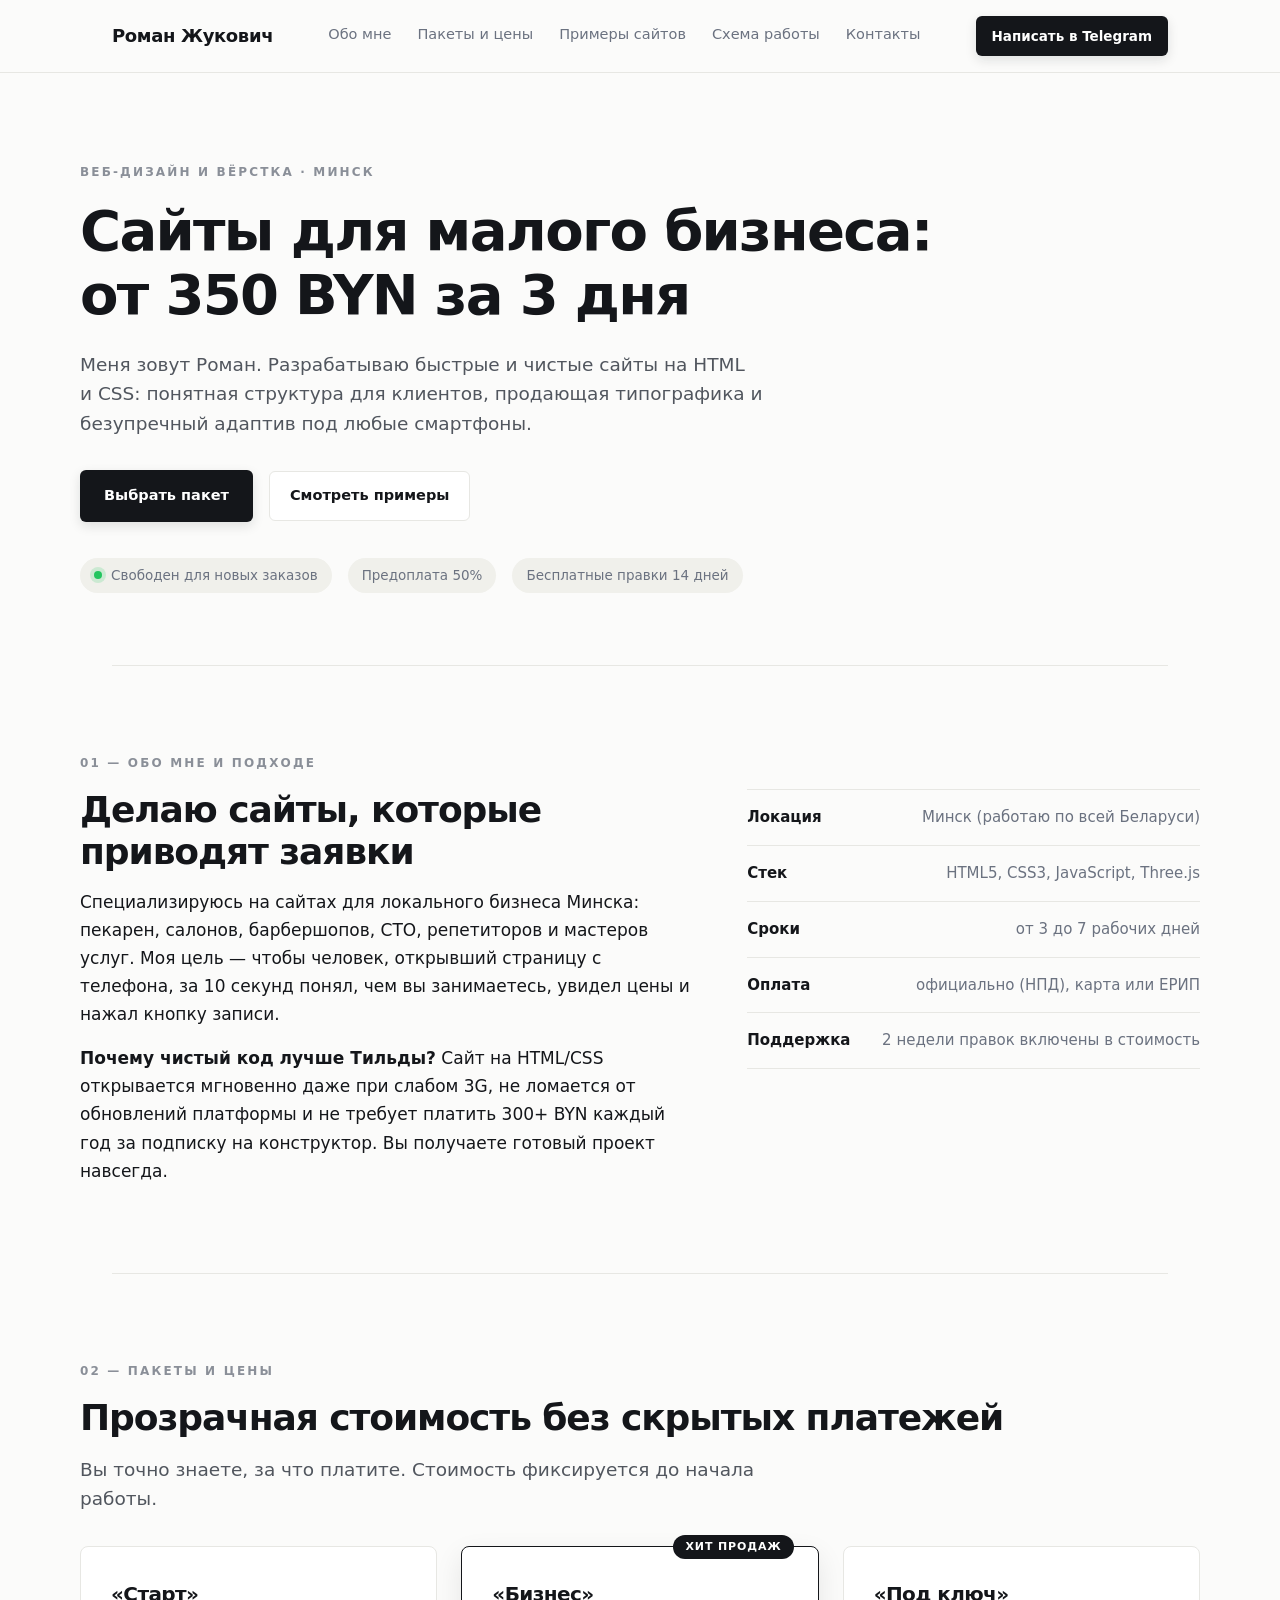
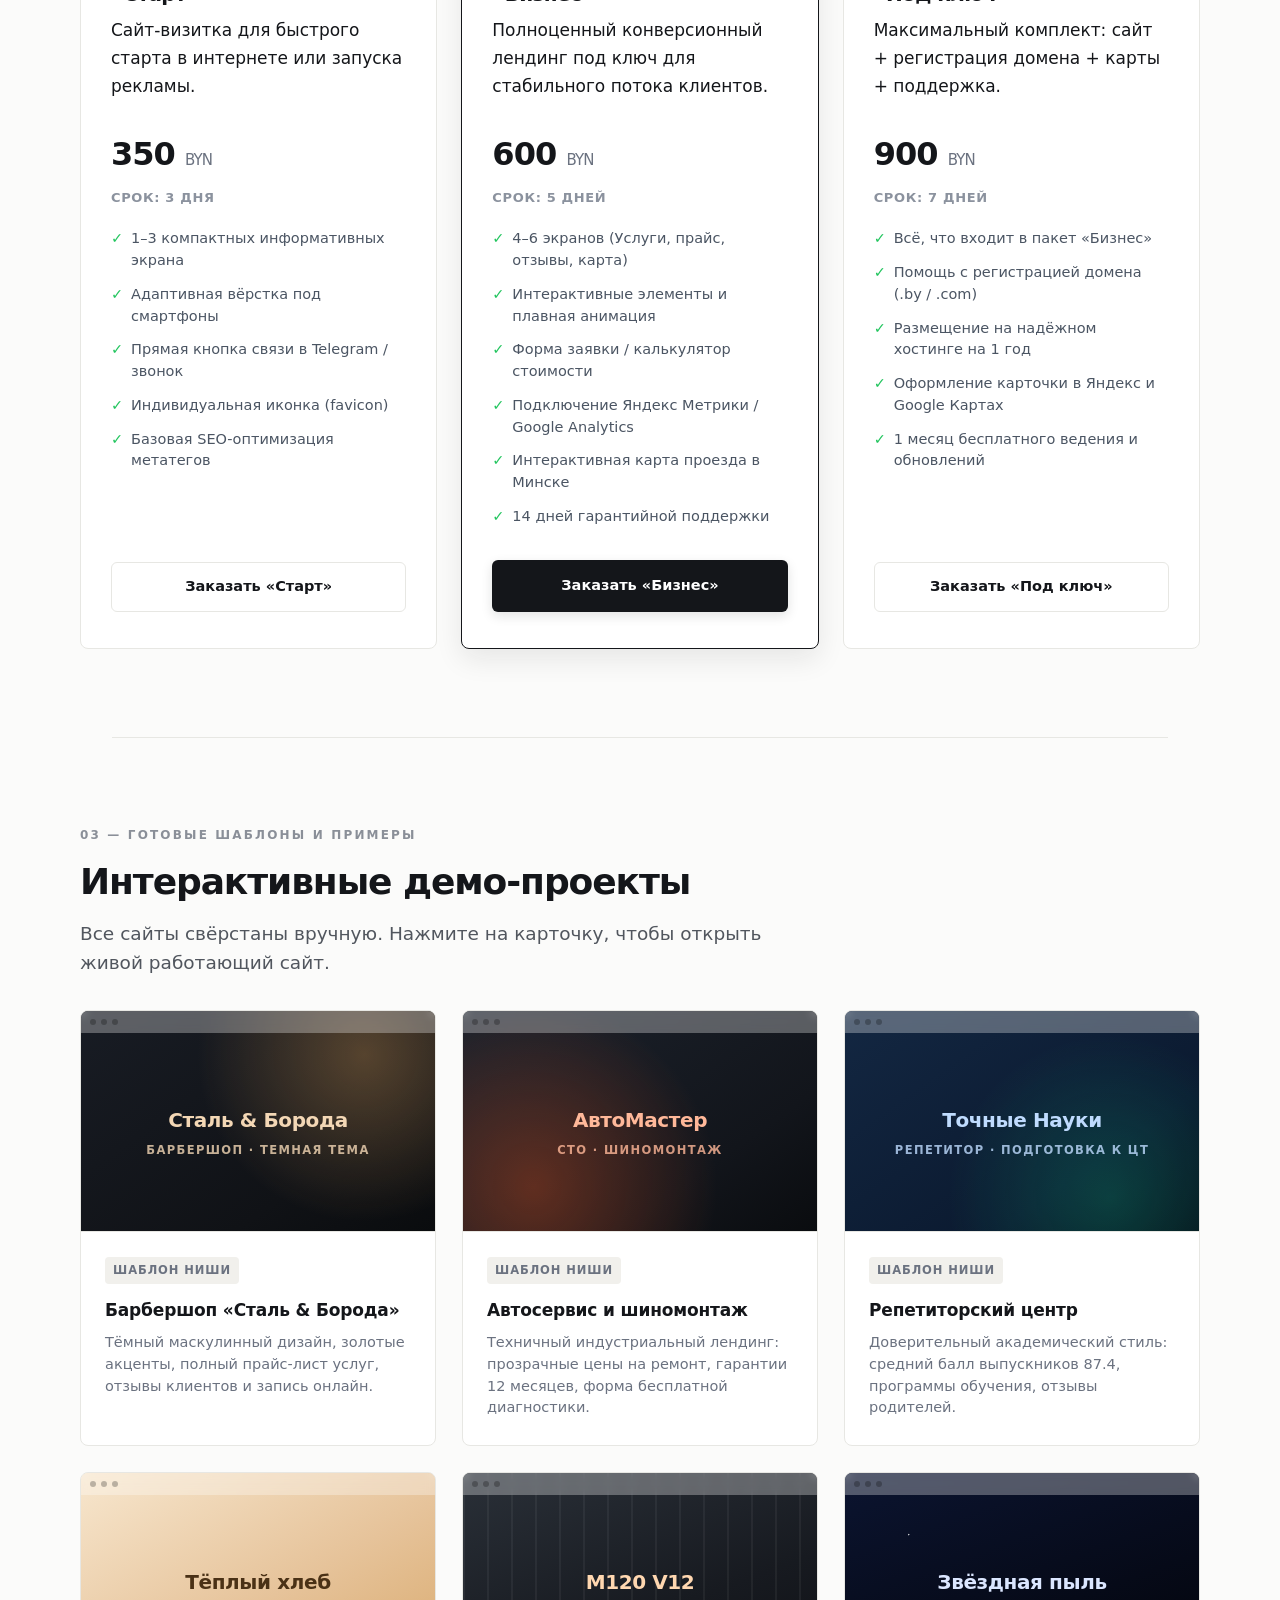
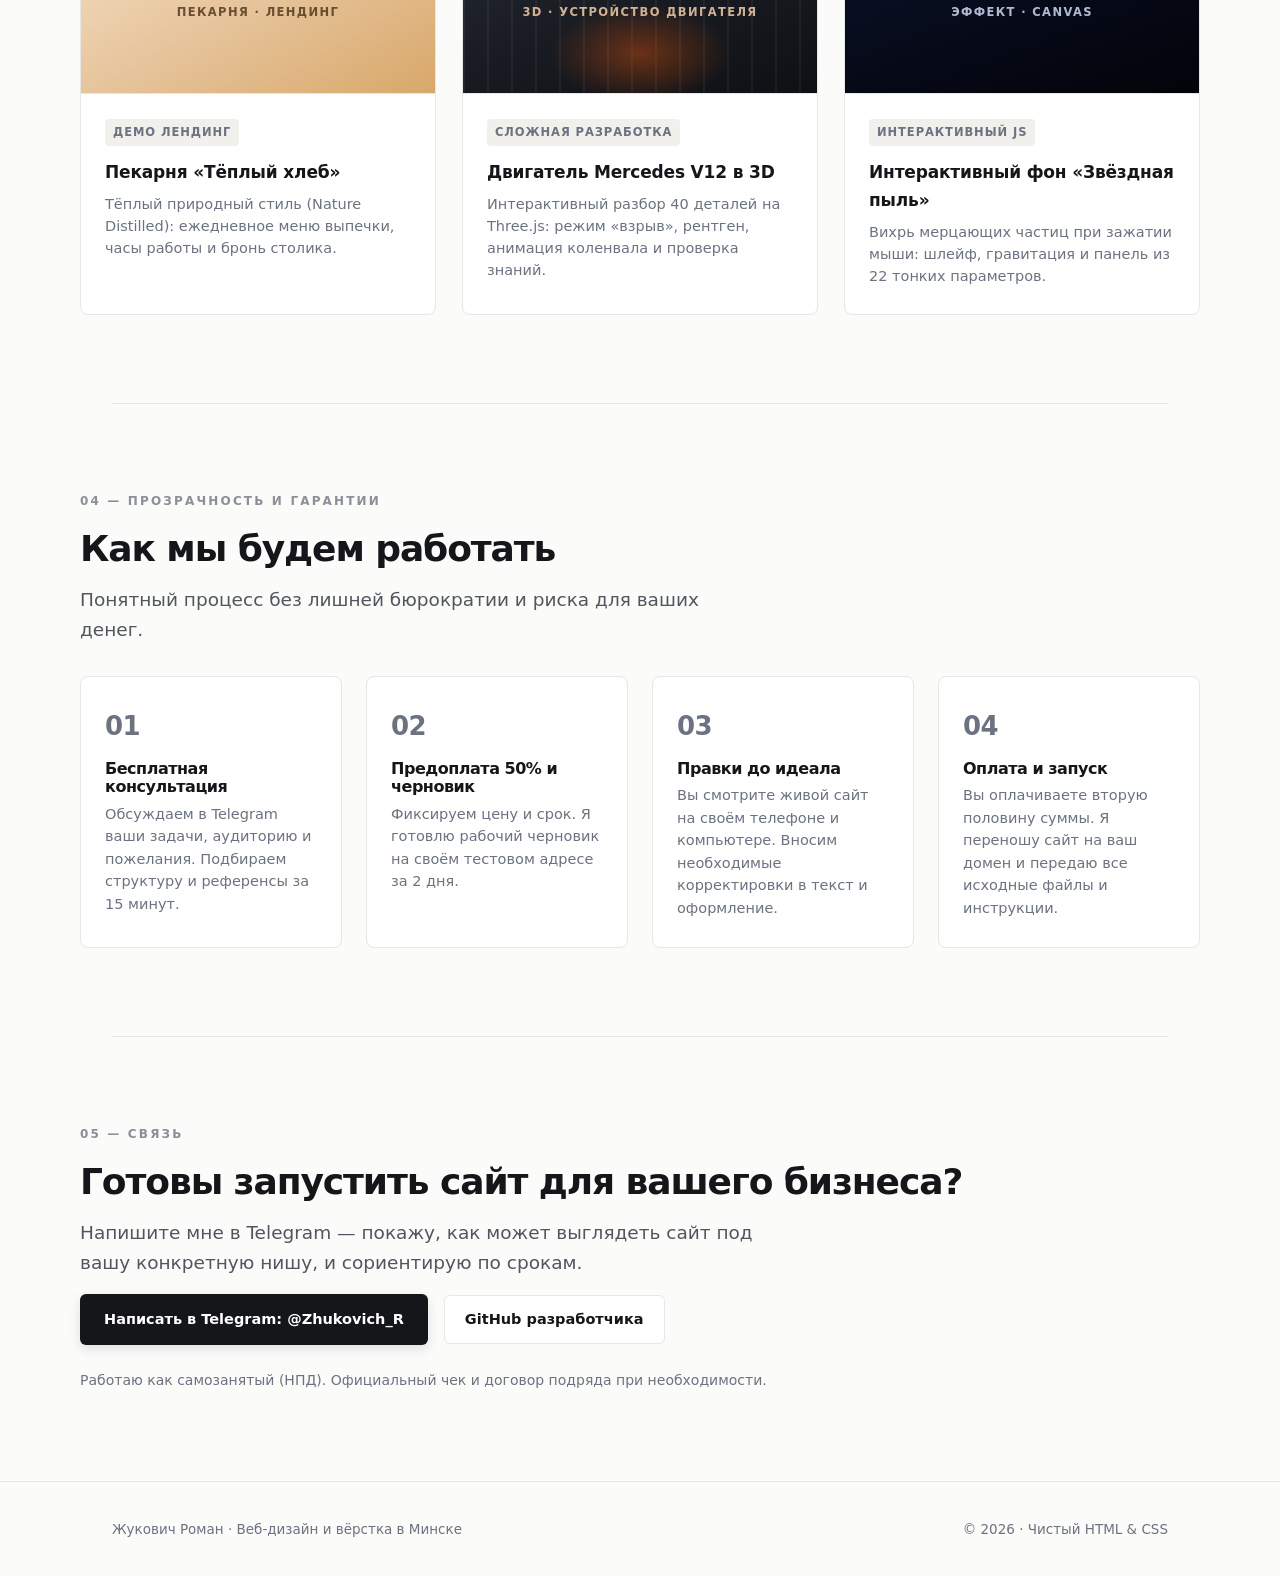
<file: index.html>
<!DOCTYPE html>
<html lang="ru">
<head>
<meta charset="utf-8">
<meta name="viewport" content="width=device-width, initial-scale=1">
<title>Роман Жукович — сайты для бизнеса в Минске | от 350 BYN</title>
<meta name="description" content="Разработка аккуратных сайтов-визиток и лендингов для малого бизнеса Минска на чистом HTML и CSS. Без конструкторов, быстрая загрузка, адаптив под смартфоны. Срок от 3 дней.">
<link rel="icon" href="favicon.svg" type="image/svg+xml">
<link rel="stylesheet" href="style.css">
</head>
<body>

<!-- ================= ШАПКА ================= -->
<header class="site-header">
  <div class="container header-inner">
    <a class="logo" href="index.html">Роман Жукович</a>

    <nav class="nav" aria-label="Разделы">
      <a href="#about">Обо мне</a>
      <a href="#packages">Пакеты и цены</a>
      <a href="#works">Примеры сайтов</a>
      <a href="#workflow">Схема работы</a>
      <a href="#contact">Контакты</a>
    </nav>

    <a class="btn btn-primary btn-small" href="https://t.me/Zhukovich_R" target="_blank" rel="noopener">Написать в Telegram</a>
  </div>
</header>

<main>

  <!-- ================= ГЛАВНЫЙ ЭКРАН ================= -->
  <section class="hero container">
    <p class="eyebrow">Веб-дизайн и вёрстка · Минск</p>
    <h1>Сайты для малого бизнеса: от 350 BYN за 3 дня</h1>
    <p class="lead">
      Меня зовут Роман. Разрабатываю быстрые и чистые сайты на HTML и CSS: понятная структура для клиентов, продающая типографика и безупречный адаптив под любые смартфоны.
    </p>

    <div class="row">
      <a class="btn btn-primary" href="#packages">Выбрать пакет</a>
      <a class="btn btn-outline" href="#works">Смотреть примеры</a>
    </div>

    <div class="badge-row">
      <span class="badge"><span class="badge-dot" aria-hidden="true"></span> Свободен для новых заказов</span>
      <span class="badge">Предоплата 50%</span>
      <span class="badge">Бесплатные правки 14 дней</span>
    </div>
  </section>

  <div class="container"><div class="rule"></div></div>

  <!-- ================= ОБО МНЕ ================= -->
  <section id="about" class="container section">
    <p class="eyebrow">01 — Обо мне и подходе</p>

    <div class="two-col">
      <div>
        <h2>Делаю сайты, которые приводят заявки</h2>
        <p>
          Специализируюсь на сайтах для локального бизнеса Минска: пекарен, салонов, барбершопов, СТО, репетиторов и мастеров услуг. Моя цель — чтобы человек, открывший страницу с телефона, за 10 секунд понял, чем вы занимаетесь, увидел цены и нажал кнопку записи.
        </p>
        <p>
          <b>Почему чистый код лучше Тильды?</b> Сайт на HTML/CSS открывается мгновенно даже при слабом 3G, не ломается от обновлений платформы и не требует платить 300+ BYN каждый год за подписку на конструктор. Вы получаете готовый проект навсегда.
        </p>
      </div>

      <ul class="facts">
        <li><b>Локация</b><span>Минск (работаю по всей Беларуси)</span></li>
        <li><b>Стек</b><span>HTML5, CSS3, JavaScript, Three.js</span></li>
        <li><b>Сроки</b><span>от 3 до 7 рабочих дней</span></li>
        <li><b>Оплата</b><span>официально (НПД), карта или ЕРИП</span></li>
        <li><b>Поддержка</b><span>2 недели правок включены в стоимость</span></li>
      </ul>
    </div>
  </section>

  <div class="container"><div class="rule"></div></div>

  <!-- ================= ПАКЕТЫ И ЦЕНЫ ================= -->
  <section id="packages" class="container section">
    <p class="eyebrow">02 — Пакеты и цены</p>
    <h2>Прозрачная стоимость без скрытых платежей</h2>
    <p class="lead">Вы точно знаете, за что платите. Стоимость фиксируется до начала работы.</p>

    <div class="pricing-grid">
      <!-- Пакет 1: Старт -->
      <article class="price-card">
        <h3>«Старт»</h3>
        <p class="price-desc">Сайт-визитка для быстрого старта в интернете или запуска рекламы.</p>
        <div class="price-tag">350 <small>BYN</small></div>
        <div class="price-term">Срок: 3 дня</div>

        <ul class="price-features">
          <li>1–3 компактных информативных экрана</li>
          <li>Адаптивная вёрстка под смартфоны</li>
          <li>Прямая кнопка связи в Telegram / звонок</li>
          <li>Индивидуальная иконка (favicon)</li>
          <li>Базовая SEO-оптимизация метатегов</li>
        </ul>

        <a class="btn btn-outline" href="https://t.me/Zhukovich_R" target="_blank" rel="noopener">Заказать «Старт»</a>
      </article>

      <!-- Пакет 2: Бизнес (Хит) -->
      <article class="price-card popular">
        <span class="badge-popular">Хит продаж</span>
        <h3>«Бизнес»</h3>
        <p class="price-desc">Полноценный конверсионный лендинг под ключ для стабильного потока клиентов.</p>
        <div class="price-tag">600 <small>BYN</small></div>
        <div class="price-term">Срок: 5 дней</div>

        <ul class="price-features">
          <li>4–6 экранов (Услуги, прайс, отзывы, карта)</li>
          <li>Интерактивные элементы и плавная анимация</li>
          <li>Форма заявки / калькулятор стоимости</li>
          <li>Подключение Яндекс Метрики / Google Analytics</li>
          <li>Интерактивная карта проезда в Минске</li>
          <li>14 дней гарантийной поддержки</li>
        </ul>

        <a class="btn btn-primary" href="https://t.me/Zhukovich_R" target="_blank" rel="noopener">Заказать «Бизнес»</a>
      </article>

      <!-- Пакет 3: Под ключ -->
      <article class="price-card">
        <h3>«Под ключ»</h3>
        <p class="price-desc">Максимальный комплект: сайт + регистрация домена + карты + поддержка.</p>
        <div class="price-tag">900 <small>BYN</small></div>
        <div class="price-term">Срок: 7 дней</div>

        <ul class="price-features">
          <li>Всё, что входит в пакет «Бизнес»</li>
          <li>Помощь с регистрацией домена (.by / .com)</li>
          <li>Размещение на надёжном хостинге на 1 год</li>
          <li>Оформление карточки в Яндекс и Google Картах</li>
          <li>1 месяц бесплатного ведения и обновлений</li>
        </ul>

        <a class="btn btn-outline" href="https://t.me/Zhukovich_R" target="_blank" rel="noopener">Заказать «Под ключ»</a>
      </article>
    </div>
  </section>

  <div class="container"><div class="rule"></div></div>

  <!-- ================= РАБОТЫ ================= -->
  <section id="works" class="container section">
    <p class="eyebrow">03 — Готовые шаблоны и примеры</p>
    <h2>Интерактивные демо-проекты</h2>
    <p class="lead">Все сайты свёрстаны вручную. Нажмите на карточку, чтобы открыть живой работающий сайт.</p>

    <div class="works">

      <!-- Демо 1: Барбершоп -->
      <a class="work" href="demo/barber/index.html">
        <span class="thumb thumb-barber" aria-hidden="true">
          <span class="thumb-bar"><i></i><i></i><i></i></span>
          <span class="thumb-content">
            <span class="thumb-title">Сталь & Борода</span>
            <span class="thumb-sub">барбершоп · темная тема</span>
          </span>
        </span>
        <span class="work-body">
          <span class="work-tag">Шаблон ниши</span>
          <strong>Барбершоп «Сталь & Борода»</strong>
          <span class="work-desc">Тёмный маскулинный дизайн, золотые акценты, полный прайс-лист услуг, отзывы клиентов и запись онлайн.</span>
        </span>
      </a>

      <!-- Демо 2: Автосервис -->
      <a class="work" href="demo/auto/index.html">
        <span class="thumb thumb-auto" aria-hidden="true">
          <span class="thumb-bar"><i></i><i></i><i></i></span>
          <span class="thumb-content">
            <span class="thumb-title">АвтоМастер</span>
            <span class="thumb-sub">СТО · шиномонтаж</span>
          </span>
        </span>
        <span class="work-body">
          <span class="work-tag">Шаблон ниши</span>
          <strong>Автосервис и шиномонтаж</strong>
          <span class="work-desc">Техничный индустриальный лендинг: прозрачные цены на ремонт, гарантии 12 месяцев, форма бесплатной диагностики.</span>
        </span>
      </a>

      <!-- Демо 3: Репетитор -->
      <a class="work" href="demo/tutor/index.html">
        <span class="thumb thumb-tutor" aria-hidden="true">
          <span class="thumb-bar"><i></i><i></i><i></i></span>
          <span class="thumb-content">
            <span class="thumb-title">Точные Науки</span>
            <span class="thumb-sub">репетитор · подготовка к ЦТ</span>
          </span>
        </span>
        <span class="work-body">
          <span class="work-tag">Шаблон ниши</span>
          <strong>Репетиторский центр</strong>
          <span class="work-desc">Доверительный академический стиль: средний балл выпускников 87.4, программы обучения, отзывы родителей.</span>
        </span>
      </a>

      <!-- Демо 4: Пекарня -->
      <a class="work" href="demo/cafe/index.html">
        <span class="thumb thumb-cafe" aria-hidden="true">
          <span class="thumb-bar"><i></i><i></i><i></i></span>
          <span class="thumb-content">
            <span class="thumb-title">Тёплый хлеб</span>
            <span class="thumb-sub">пекарня · лендинг</span>
          </span>
        </span>
        <span class="work-body">
          <span class="work-tag">Демо лендинг</span>
          <strong>Пекарня «Тёплый хлеб»</strong>
          <span class="work-desc">Тёплый природный стиль (Nature Distilled): ежедневное меню выпечки, часы работы и бронь столика.</span>
        </span>
      </a>

      <!-- Демо 5: 3D двигатель M120 V12 -->
      <a class="work" href="demo/v12/index.html">
        <span class="thumb thumb-v12" aria-hidden="true">
          <span class="thumb-bar"><i></i><i></i><i></i></span>
          <span class="thumb-content">
            <span class="thumb-title">M120 V12</span>
            <span class="thumb-sub">3D · устройство двигателя</span>
          </span>
        </span>
        <span class="work-body">
          <span class="work-tag">Сложная разработка</span>
          <strong>Двигатель Mercedes V12 в 3D</strong>
          <span class="work-desc">Интерактивный разбор 40 деталей на Three.js: режим «взрыв», рентген, анимация коленвала и проверка знаний.</span>
        </span>
      </a>

      <!-- Демо 6: Звёздная пыль -->
      <a class="work" href="demo/stars/index.html">
        <span class="thumb thumb-stars" aria-hidden="true">
          <span class="thumb-bar"><i></i><i></i><i></i></span>
          <span class="thumb-content">
            <span class="thumb-title">Звёздная пыль</span>
            <span class="thumb-sub">эффект · canvas</span>
          </span>
        </span>
        <span class="work-body">
          <span class="work-tag">Интерактивный JS</span>
          <strong>Интерактивный фон «Звёздная пыль»</strong>
          <span class="work-desc">Вихрь мерцающих частиц при зажатии мыши: шлейф, гравитация и панель из 22 тонких параметров.</span>
        </span>
      </a>

    </div>
  </section>

  <div class="container"><div class="rule"></div></div>

  <!-- ================= СХЕМА РАБОТЫ ================= -->
  <section id="workflow" class="container section">
    <p class="eyebrow">04 — Прозрачность и гарантии</p>
    <h2>Как мы будем работать</h2>
    <p class="lead">Понятный процесс без лишней бюрократии и риска для ваших денег.</p>

    <div class="steps-grid">
      <div class="step-card">
        <span class="step-idx">01</span>
        <h4>Бесплатная консультация</h4>
        <p>Обсуждаем в Telegram ваши задачи, аудиторию и пожелания. Подбираем структуру и референсы за 15 минут.</p>
      </div>

      <div class="step-card">
        <span class="step-idx">02</span>
        <h4>Предоплата 50% и черновик</h4>
        <p>Фиксируем цену и срок. Я готовлю рабочий черновик на своём тестовом адресе за 2 дня.</p>
      </div>

      <div class="step-card">
        <span class="step-idx">03</span>
        <h4>Правки до идеала</h4>
        <p>Вы смотрите живой сайт на своём телефоне и компьютере. Вносим необходимые корректировки в текст и оформление.</p>
      </div>

      <div class="step-card">
        <span class="step-idx">04</span>
        <h4>Оплата и запуск</h4>
        <p>Вы оплачиваете вторую половину суммы. Я переношу сайт на ваш домен и передаю все исходные файлы и инструкции.</p>
      </div>
    </div>
  </section>

  <div class="container"><div class="rule"></div></div>

  <!-- ================= КОНТАКТЫ ================= -->
  <section id="contact" class="container section">
    <p class="eyebrow">05 — Связь</p>
    <h2>Готовы запустить сайт для вашего бизнеса?</h2>
    <p class="lead">
      Напишите мне в Telegram — покажу, как может выглядеть сайт под вашу конкретную нишу, и сориентирую по срокам.
    </p>

    <div class="row">
      <a class="btn btn-primary" href="https://t.me/Zhukovich_R" target="_blank" rel="noopener">Написать в Telegram: @Zhukovich_R</a>
      <a class="btn btn-outline" href="https://github.com/romazykovich09-hue" target="_blank" rel="noopener">GitHub разработчика</a>
    </div>

    <p class="contact-note">
      Работаю как самозанятый (НПД). Официальный чек и договор подряда при необходимости.
    </p>
  </section>

</main>

<!-- ================= ПОДВАЛ ================= -->
<footer class="site-footer">
  <div class="container footer-inner">
    <p>Жукович Роман · Веб-дизайн и вёрстка в Минске</p>
    <p>© 2026 · Чистый HTML & CSS</p>
  </div>
</footer>

</body>
</html>
</file>
<file: style.css>
/* ============================================================
   Сайт-визитка Романа Жуковича.
   Стиль — «светлый минимализм»: много воздуха,
   строгая типографика, тёмный акцент, тонкие линии.
   ============================================================ */

:root {
  --bg: #fbfbfa;          /* фон страницы */
  --surface: #ffffff;     /* фон карточек */
  --ink: #14161a;         /* основной текст и акцент */
  --muted: #6b7280;       /* второстепенный текст */
  --line: #e7e7e3;        /* тонкие линии и рамки */
  --primary: #2563eb;     /* акцентный синий */

  --radius: 8px;
  --container: 1120px;
  --pad: 32px;
}

/* --- Базовая зачистка стилей --- */
* { box-sizing: border-box; }

html { scroll-behavior: smooth; }

body {
  margin: 0;
  background: var(--bg);
  color: var(--ink);
  font-family: ui-sans-serif, system-ui, -apple-system, BlinkMacSystemFont, "Segoe UI", Roboto, Arial, sans-serif;
  font-size: 17px;
  line-height: 1.65;
  -webkit-font-smoothing: antialiased;
}

h1, h2, h3, h4 { margin: 0; font-weight: 600; letter-spacing: -.03em; line-height: 1.15; color: var(--ink); }
h1 { font-size: clamp(34px, 4.5vw, 56px); max-width: 22ch; }
h2 { font-size: clamp(24px, 3vw, 36px); margin-bottom: 16px; }
h3 { font-size: 20px; margin-bottom: 10px; }
h4 { font-size: 16px; font-weight: 600; margin-bottom: 6px; }

p { margin: 0 0 16px; }
p:last-child { margin-bottom: 0; }

a { color: inherit; }

a:focus-visible, button:focus-visible {
  outline: 2px solid var(--primary);
  outline-offset: 3px;
  border-radius: 4px;
}

/* --- Сетка --- */
.container {
  max-width: var(--container);
  margin: 0 auto;
  padding: 0 var(--pad);
}

.section { padding: 88px 0; }

.rule { height: 1px; background: var(--line); }

/* --- Шапка --- */
.site-header {
  position: sticky;
  top: 0;
  z-index: 100;
  background: rgba(251, 251, 250, .92);
  backdrop-filter: blur(12px);
  border-bottom: 1px solid var(--line);
}

.header-inner {
  display: flex;
  align-items: center;
  justify-content: space-between;
  gap: 24px;
  min-height: 72px;
}

.logo {
  font-weight: 700;
  font-size: 18px;
  letter-spacing: -.02em;
  text-decoration: none;
  white-space: nowrap;
}

.nav {
  display: flex;
  gap: 26px;
  font-size: 14.5px;
}

.nav a {
  text-decoration: none;
  color: var(--muted);
  padding-bottom: 2px;
  border-bottom: 1px solid transparent;
  transition: color .15s, border-color .15s;
}

.nav a:hover { color: var(--ink); border-color: var(--ink); }

/* --- Кнопки --- */
.btn {
  display: inline-flex;
  align-items: center;
  justify-content: center;
  gap: 8px;
  text-decoration: none;
  font-size: 14.5px;
  font-weight: 600;
  border-radius: 6px;
  cursor: pointer;
  transition: transform .15s, opacity .15s, box-shadow .15s;
}

.btn-primary {
  background: var(--ink);
  color: #fff;
  padding: 14px 24px;
  box-shadow: 0 4px 12px rgba(20, 22, 26, .12);
}

.btn-primary:hover { opacity: .9; transform: translateY(-1px); box-shadow: 0 6px 18px rgba(20, 22, 26, .2); }

.btn-ghost {
  color: var(--ink);
  border-bottom: 1px solid var(--ink);
  padding-bottom: 2px;
  font-weight: 500;
}

.btn-outline {
  border: 1px solid var(--line);
  padding: 12px 20px;
  background: var(--surface);
  color: var(--ink);
}

.btn-outline:hover {
  border-color: var(--ink);
  background: #f4f4f0;
}

.btn-small { padding: 9px 16px; font-size: 13.5px; }

/* --- Мелкие подписи --- */
.eyebrow {
  font-size: 12px;
  letter-spacing: .18em;
  text-transform: uppercase;
  color: #8a8f98;
  margin-bottom: 16px;
  font-weight: 700;
}

.lead {
  font-size: 18.5px;
  color: #51565e;
  max-width: 58ch;
  line-height: 1.6;
}

.row { display: flex; flex-wrap: wrap; gap: 16px; align-items: center; }

/* --- Главный экран --- */
.hero { padding: 90px 0 72px; }
.hero h1 { margin-bottom: 22px; }
.hero .lead { margin-bottom: 32px; }

.badge-row {
  display: flex;
  flex-wrap: wrap;
  gap: 16px;
  margin-top: 36px;
}

.badge {
  display: inline-flex;
  align-items: center;
  gap: 9px;
  font-size: 13.5px;
  color: var(--muted);
  background: #f0f0eb;
  padding: 6px 14px;
  border-radius: 20px;
}

.badge-dot {
  width: 8px;
  height: 8px;
  border-radius: 50%;
  background: #22c55e;
  box-shadow: 0 0 0 4px rgba(34, 197, 94, .18);
}

/* --- Две колонки (текст + факты) --- */
.two-col {
  display: grid;
  grid-template-columns: minmax(0, 1.35fr) minmax(0, 1fr);
  gap: 56px;
  align-items: start;
}

.facts { list-style: none; margin: 0; padding: 0; }

.facts li {
  display: flex;
  justify-content: space-between;
  gap: 20px;
  padding: 15px 0;
  border-top: 1px solid var(--line);
  font-size: 15px;
}

.facts li:last-child { border-bottom: 1px solid var(--line); }
.facts b { font-weight: 600; white-space: nowrap; }
.facts span { color: var(--muted); text-align: right; }

/* --- Карточки пакетов и цен --- */
.pricing-grid {
  display: grid;
  grid-template-columns: repeat(3, minmax(0, 1fr));
  gap: 24px;
  margin-top: 32px;
}

.price-card {
  background: var(--surface);
  border: 1px solid var(--line);
  border-radius: var(--radius);
  padding: 36px 30px;
  display: flex;
  flex-direction: column;
  position: relative;
  transition: transform .18s, border-color .18s, box-shadow .18s;
}

.price-card:hover {
  transform: translateY(-4px);
  border-color: #cfcfc9;
  box-shadow: 0 12px 30px rgba(15, 20, 40, .07);
}

.price-card.popular {
  border-color: var(--ink);
  box-shadow: 0 10px 28px rgba(20, 22, 26, .09);
}

.badge-popular {
  position: absolute;
  top: -12px;
  right: 24px;
  background: var(--ink);
  color: #fff;
  font-size: 11px;
  font-weight: 700;
  letter-spacing: .08em;
  text-transform: uppercase;
  padding: 3px 12px;
  border-radius: 12px;
}

.price-tag {
  font-size: 32px;
  font-weight: 700;
  letter-spacing: -.03em;
  margin: 12px 0 6px;
  color: var(--ink);
}

.price-tag small {
  font-size: 15px;
  font-weight: 500;
  color: var(--muted);
}

.price-term {
  font-size: 13px;
  color: #8b929e;
  text-transform: uppercase;
  letter-spacing: .05em;
  font-weight: 600;
  margin-bottom: 20px;
}

.price-features {
  list-style: none;
  padding: 0;
  margin: 0 0 32px;
  display: flex;
  flex-direction: column;
  gap: 12px;
  flex-grow: 1;
}

.price-features li {
  font-size: 14.5px;
  color: #4b5563;
  position: relative;
  padding-left: 20px;
  line-height: 1.5;
}

.price-features li::before {
  content: '✓';
  position: absolute;
  left: 0;
  color: #22c55e;
  font-weight: 700;
}

.price-card .btn {
  width: 100%;
}

/* --- Работы (Сетка портфолио) --- */
.works {
  display: grid;
  grid-template-columns: repeat(3, minmax(0, 1fr));
  gap: 26px;
  margin-top: 32px;
}

.work {
  display: block;
  text-decoration: none;
  color: inherit;
  background: var(--surface);
  border: 1px solid var(--line);
  border-radius: var(--radius);
  overflow: hidden;
  transition: transform .18s, border-color .18s, box-shadow .18s;
}

.work:hover {
  transform: translateY(-4px);
  border-color: #cfcfc9;
  box-shadow: 0 12px 28px rgba(15, 20, 40, .07);
}

/* Миниатюра «как окно браузера» */
.thumb {
  display: block;
  position: relative;
  aspect-ratio: 16 / 10;
  border-bottom: 1px solid var(--line);
  overflow: hidden;
}

/* Темы миниатюр под каждую работу */
.thumb-barber {
  background:
    radial-gradient(circle at 80% 20%, rgba(212, 154, 85, .35), transparent 50%),
    linear-gradient(145deg, #181c24 0%, #101216 70%, #0a0c0e 100%);
}
.thumb-barber .thumb-content { color: #f3d7b5; }

.thumb-auto {
  background:
    radial-gradient(circle at 20% 80%, rgba(255, 90, 31, .32), transparent 55%),
    linear-gradient(145deg, #1c222c 0%, #12151b 70%, #0a0c0f 100%);
}
.thumb-auto .thumb-content { color: #ffb899; }

.thumb-tutor {
  background:
    radial-gradient(circle at 75% 85%, rgba(16, 185, 129, .25), transparent 50%),
    linear-gradient(145deg, #132742 0%, #0b1a30 70%, #060e1a 100%);
}
.thumb-tutor .thumb-content { color: #bfdbfe; }

.thumb-cafe {
  background: linear-gradient(150deg, #f7e6cd 0%, #e6c39a 55%, #d8a86a 100%);
}
.thumb-cafe .thumb-content { color: #4a3116; }

.thumb-stars {
  background:
    radial-gradient(2px 2px at 18% 28%, rgba(255, 255, 255, .95), transparent 60%),
    radial-gradient(2px 2px at 68% 62%, rgba(200, 220, 255, .9), transparent 60%),
    linear-gradient(160deg, #0b1430 0%, #060a18 60%, #020409 100%);
}
.thumb-stars .thumb-content { color: #dbe6ff; }

.thumb-v12 {
  background:
    radial-gradient(130px 70px at 50% 82%, rgba(234, 88, 12, .40), transparent 70%),
    repeating-linear-gradient(90deg, rgba(255, 255, 255, .05) 0 2px, transparent 2px 24px),
    linear-gradient(160deg, #2a3038 0%, #171a20 60%, #0e1014 100%);
}
.thumb-v12 .thumb-content { color: #ffd7b0; }

.thumb-bar {
  position: absolute;
  top: 0; left: 0; right: 0;
  height: 22px;
  display: flex;
  align-items: center;
  gap: 5px;
  padding: 0 9px;
  background: rgba(255, 255, 255, .3);
  backdrop-filter: blur(4px);
}

.thumb-bar i {
  width: 6px; height: 6px;
  border-radius: 50%;
  background: rgba(0, 0, 0, .25);
}

.thumb-content {
  position: absolute;
  inset: 22px 0 0 0;
  display: flex;
  flex-direction: column;
  align-items: center;
  justify-content: center;
  gap: 4px;
}

.thumb-title { font-size: 20px; font-weight: 700; letter-spacing: -.02em; }
.thumb-sub { font-size: 11.5px; letter-spacing: .12em; text-transform: uppercase; opacity: .8; font-weight: 600; }

.work-body { display: block; padding: 22px 24px 26px; }

.work-tag {
  display: inline-block;
  margin-bottom: 12px;
  padding: 4px 8px;
  border-radius: 4px;
  background: #f1f0ec;
  font-size: 11.5px;
  letter-spacing: .08em;
  text-transform: uppercase;
  color: #6b7280;
  font-weight: 600;
}

.work-body strong { display: block; font-size: 17px; margin-bottom: 8px; letter-spacing: -.01em; }
.work-desc { display: block; font-size: 14.5px; color: var(--muted); line-height: 1.5; }

/* --- Шаги работы (Гарантии) --- */
.steps-grid {
  display: grid;
  grid-template-columns: repeat(4, minmax(0, 1fr));
  gap: 24px;
  margin-top: 32px;
}

.step-card {
  background: var(--surface);
  border: 1px solid var(--line);
  border-radius: var(--radius);
  padding: 28px 24px;
}

.step-idx {
  font-size: 26px;
  font-weight: 700;
  color: var(--muted);
  display: block;
  margin-bottom: 12px;
  letter-spacing: -.02em;
}

.step-card p {
  color: var(--muted);
  font-size: 14.5px;
  line-height: 1.55;
}

/* --- Контакты --- */
.contact-note { margin-top: 24px; font-size: 14px; color: var(--muted); }

/* --- Подвал --- */
.site-footer {
  border-top: 1px solid var(--line);
  padding: 36px 0;
  font-size: 13.5px;
  color: var(--muted);
}

.footer-inner {
  display: flex;
  flex-wrap: wrap;
  gap: 16px;
  justify-content: space-between;
  align-items: center;
}

.footer-inner p { margin: 0; }

/* ================= АДАПТИВНОСТЬ ================= */
@media (max-width: 992px) {
  .nav { display: none; }
  .two-col { grid-template-columns: 1fr; gap: 36px; }
  .pricing-grid { grid-template-columns: 1fr; max-width: 520px; margin: 32px auto 0; }
  .works { grid-template-columns: 1fr 1fr; }
  .steps-grid { grid-template-columns: 1fr 1fr; }
}

@media (max-width: 620px) {
  :root { --pad: 20px; }
  body { font-size: 16px; }
  .section { padding: 60px 0; }
  .hero { padding: 64px 0 44px; }
  .works { grid-template-columns: 1fr; }
  .steps-grid { grid-template-columns: 1fr; }
  .facts li { display: block; }
  .facts span { text-align: left; display: block; margin-top: 4px; }
  .footer-inner { flex-direction: column; text-align: center; }
}
</file>
